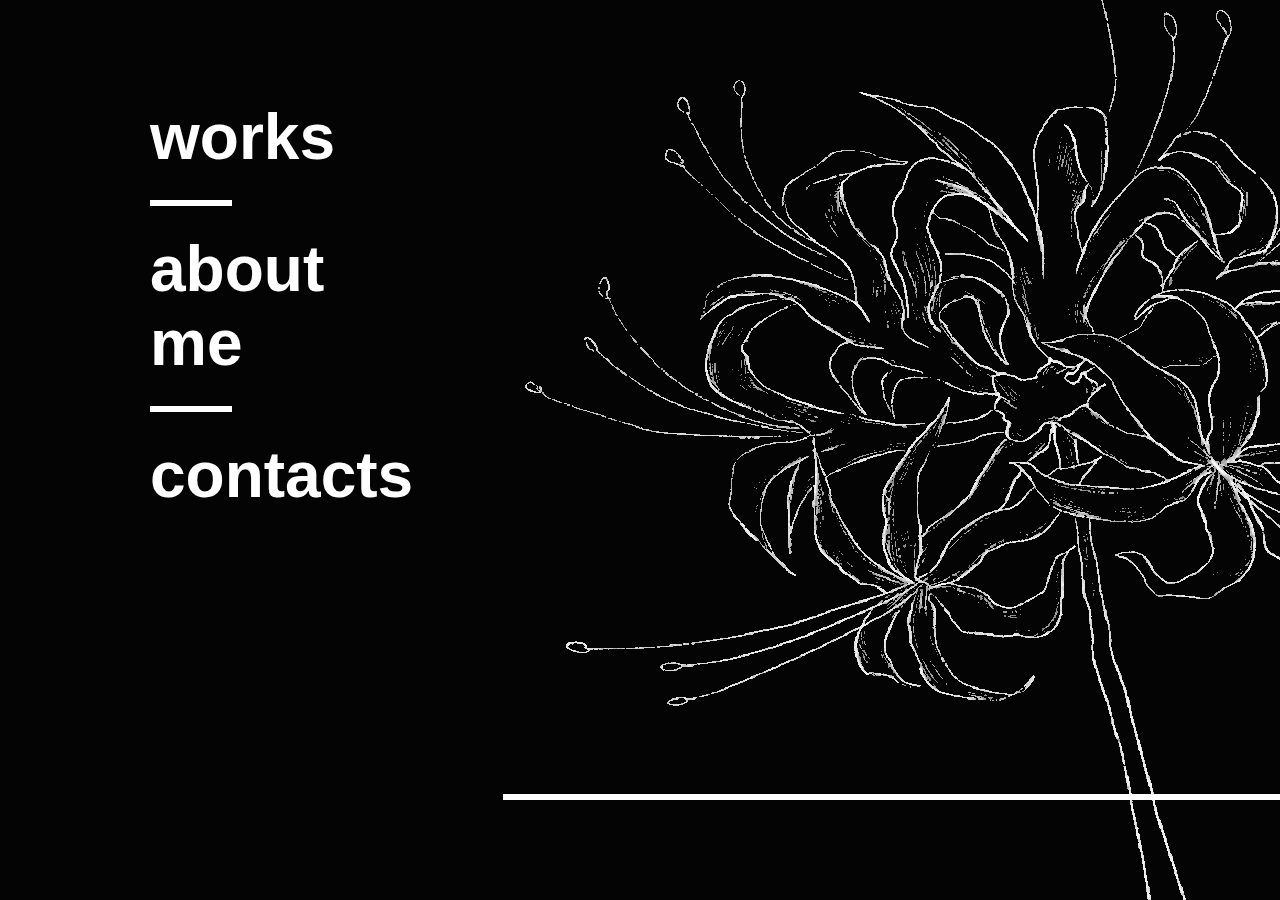
<file: index.html>
<!DOCTYPE html>
<html lang="ru">
<head>
    <meta charset="UTF-8">
    <meta name="viewport" content="width=device-width, initial-scale=1.0">
    <title>Сайт</title>
    <link rel="stylesheet" href="styles.css">
</head>
<body>
    <div class="container">
        <div class="menu">
            <a href="works.html" class="menu-item">works</a>
            <div class="divider"></div>
            <a href="about.html" class="menu-item">about me</a>
            <div class="divider"></div>
            <a class="menu-item">contacts</a>
        </div>        
        <div class="image-container">
            <img src="animation (16)1.gif" alt="Лилия1" class="animated-lily">
            <div class="line"></div>
        </div>        
    </div>
</body>
</html>
</file>
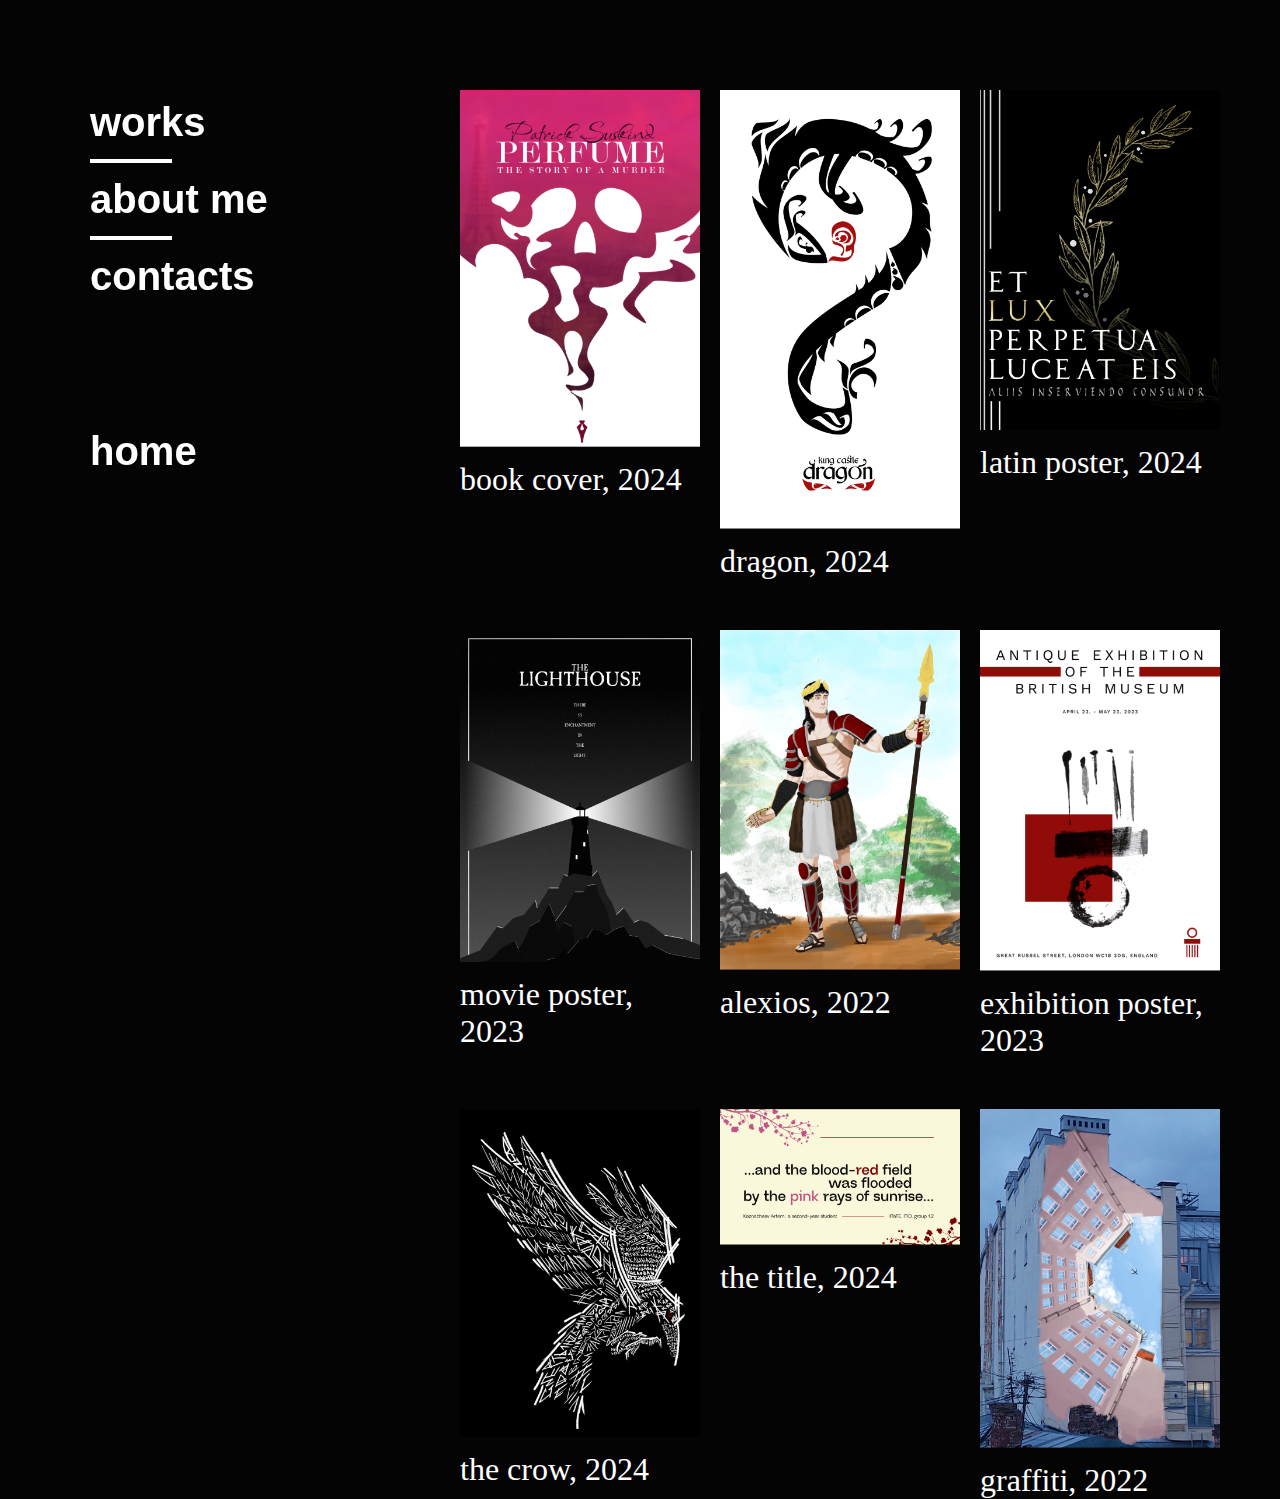
<file: works.html>
<!DOCTYPE html>
<html lang="ru">
<head>
    <meta charset="UTF-8">
    <meta name="viewport" content="width=device-width, initial-scale=1.0">
    <title>Мои работы</title>
    <link rel="stylesheet" href="styles_works.css">
    <style>
        body {
            opacity: 0;
            transition: opacity 0.5s ease-in-out;
        }
        body.fade-in {
            opacity: 1;
        }
    </style>
</head>
<body>
    <div class="container">
        <nav class="menu">
            <a href="works.html" class="menu-item">works</a>
            <div class="divider"></div>
            <a href="about.html" class="menu-item">about me</a>
            <div class="divider"></div>
            <div class="menu-item">contacts</div>
            <a href="index.html" class="menu-item">home</a>
        </nav>

        <div class="grid-container">
            <div class="work-item" data-title="book cover, 2024" data-img="work1.png"></div>
            <div class="work-item" data-title="dragon, 2024" data-img="work2.png"></div>
            <div class="work-item" data-title="latin poster, 2024" data-img="work3.png"></div>
            <div class="work-item" data-title="movie poster, 2023" data-img="work4.png"></div>
            <div class="work-item" data-title="alexios, 2022" data-img="work5.png"></div>
            <div class="work-item" data-title="exhibition poster, 2023" data-img="work6.png"></div>
            <div class="work-item" data-title="the crow, 2024" data-img="work7.png"></div>
            <div class="work-item" data-title="the title, 2024" data-img="work8.png"></div>
            <div class="work-item" data-title="graffiti, 2022" data-img="work9.png"></div>
        </div>
    </div>

    <script>
        document.addEventListener("DOMContentLoaded", () => {
            document.body.classList.add("fade-in");
        });

        document.querySelectorAll("a").forEach(link => {
            link.addEventListener("click", event => {
                event.preventDefault();
                const href = event.target.href;
                document.body.classList.remove("fade-in");
                document.body.style.opacity = 0;
                setTimeout(() => {
                    window.location.href = href;
                }, 500); // Время синхронизировано с transition
            });
        });

        document.querySelectorAll('.work-item').forEach(item => {
            const title = item.getAttribute('data-title');
            const img = item.getAttribute('data-img');
            item.innerHTML = `
                <img src="${img}" alt="${title}" class="work-image">
                <div class="work-title">${title}</div>
            `;
        });
    </script>
</body>
</html>
</file>
<file: styles.css>
body {
    margin: 0;
    padding: 0;
    font-family: 'Neue Regrade', sans-serif;
    font-weight: 600;
    background-color: #040404;
    color: white;
}

.container {
    display: flex;
    justify-content: space-between;
    height: 100vh;
}

.menu {
    display: flex;
    flex-direction: column;
    justify-content: flex-start;
    padding: 90px; /* Увеличен отступ */
    margin-left: 60px; /* Увеличен отступ */
    font-size: 4em; /* Увеличен размер шрифта */
}

.menu-item {
    margin: 10px 0;
    cursor: pointer;
    transition: color 0.3s;
}

.menu a {
    text-decoration: none; /* Убираем подчеркивание */
    color: white; /* Цвет текста */
    transition: color 0.3s;
}

.menu a:hover {
    color: #7C0000; /* Цвет при наведении */
}

.menu-item:hover {
    color: #7C0000;
}

.divider {
    width: 82px;
    height: 6px;
    background-color: white;
    margin: 16px 0; /* Увеличено расстояние */
}

.image-container {
    position: relative;
    flex: 1;
    display: flex;
    justify-content: flex-end;
    align-items: flex-end;
    padding: 0px; /* Увеличен отступ */
}

.line {
    width: 100%;
    height: 6px;
    background-color: white;
    position: absolute;
    bottom: 100px; /* Линия немного поднята */
    left: 0;
}

@keyframes float {
    0%, 100% {
        transform: translatey(0);
    }
    50% {
        transform: translatey(-10px);
    }
}
</file>
<file: styles_works.css>
body {
    margin: 0;
    padding: 0;
    font-family: 'Neue Regrade', sans-serif;
    font-weight: 600;
    background-color: #040404;
    color: white;
}

.container {
    display: flex;
    justify-content: space-between;
    height: 100vh;
}

.menu {
    display: flex;
    flex-direction: column;
    justify-content: flex-start;
    padding: 90px; /* Отступы сверху и слева */
    font-size: 2.5em; /* Размер шрифта */
    position: fixed; /* Закрепление меню */
}

.menu-item {
    margin: 10px 0;
    cursor: pointer;
    transition: color 0.3s;
}

.menu-item:hover {
    color: #7C0000; /* Подсветка при наведении */
}

.menu a {
    text-decoration: none; /* Убираем подчеркивание */
    color: white; /* Цвет текста */
    transition: color 0.3s;
}

.menu a:hover {
    color: #7C0000; /* Цвет при наведении */
}

.divider {
    width: 82px;
    height: 4px;
    background-color: white;
    margin: 4px 0; /* Расстояние между элементами */
}

/* Контейнер для всех изображений */
.grid-container {
    display: grid;
    grid-template-columns: repeat(3, 1fr); /* Три колонки */
    gap: 20px;
    margin-left: 400px;
    padding: 90px 60px 0;
}

/* Исходное состояние изображений */
.work-image {
    width: 100%;
    height: auto;
    transition: transform 0.3s ease, filter 0.3s ease; /* Плавное увеличение и затемнение */
}

/* Эффект при наведении на изображение */
.work-item:hover .work-image {
    transform: scale(1.1); /* Увеличиваем картинку */
    z-index: 1; /* Поднимаем изображение над другими */
}

/* Затемнение всех остальных изображений */
.grid-container:hover .work-image {
    filter: brightness(30%); /* Уменьшаем яркость остальных */
}

/* Сбрасываем затемнение для активного изображения */
.work-item:hover .work-image {
    filter: brightness(100%);
}

.work-item {
    margin-bottom: 30px; /* Расстояние между работами */
}

.work-title {
    font-size: 2em; /* Размер шрифта для названия работы */
    margin-top: 10px; /* Отступ сверху */
    font-family: 'Neue Regrade', bold;
    font-weight: 400;
    color: white;
}

.menu-item:last-child {
    margin-top: 120px; /* Добавляем отступ сверху только для последнего элемента (home) */
}
</file>
